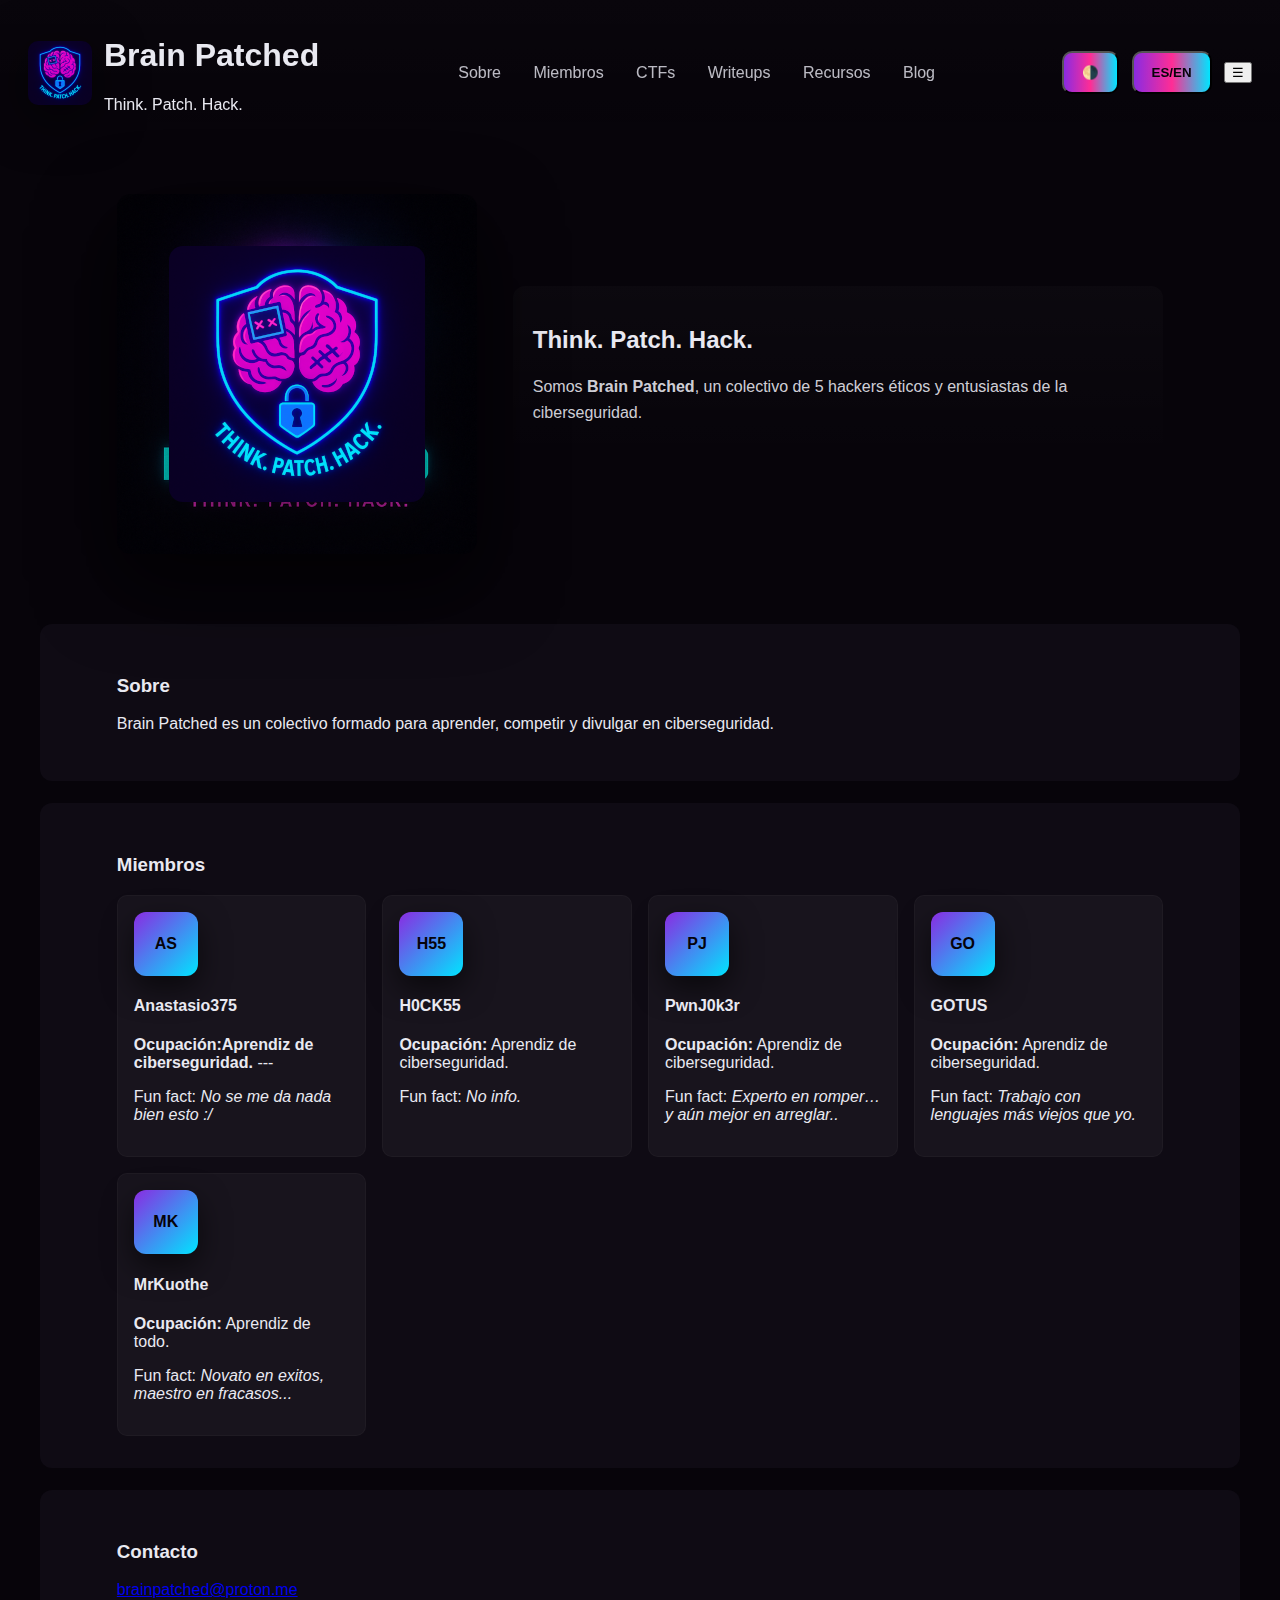
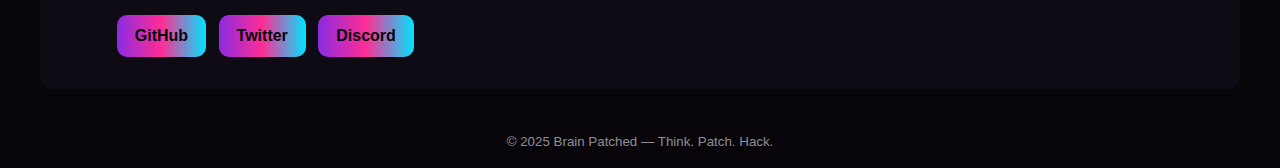
<file: index.html>
<!doctype html>
<html lang="es" data-theme="dark">
<head>
  <meta charset="utf-8"/>
  <meta name="viewport" content="width=device-width,initial-scale=1"/>
  <title>Brain Patched — Think. Patch. Hack.</title>
  <meta property="og:title" content="Brain Patched — Think. Patch. Hack." />
  <meta property="og:description" content="Colectivo de ciberseguridad. Think. Patch. Hack." />
  <meta property="og:image" content="imagesog-image.png" />
  <meta name="twitter:card" content="summary_large_image" />
  <link rel="apple-touch-icon" sizes="180x180" href="assets/images/apple-touch-icon.png">
  <link rel="icon" type="image/png" sizes="32x32" href="assets/images/favicon-32x32.png">
  <link rel="icon" type="image/png" sizes="16x16" href="assets/images/favicon-16x16.png">
  <link rel="manifest" href="assets/images/site.webmanifest">
  <link rel="stylesheet" href="assets/css/styles.css"/>
</head>
<body>
  <header class="topbar">
    <div class="brand">
      <img src="assets/images/logo_256.png" class="brand-logo" alt="logo"/>
      <div class="brand-text"><h1>Brain Patched</h1><p class="motto">Think. Patch. Hack.</p></div>
    </div>
    <nav class="nav">
      <a href="#about" data-i18n="nav_about">Sobre</a>
      <a href="#members" data-i18n="nav_members">Miembros</a>
      <a href="pages/ctfs.html" data-i18n="nav_ctfs">CTFs</a>
      <a href="pages/writeups.html" data-i18n="nav_writeups">Writeups</a>
      <a href="pages/resources.html" data-i18n="nav_resources">Recursos</a>
      <a href="pages/blog.html" data-i18n="nav_blog">Blog</a>
    </nav>
    <div class="controls">
      <button id="theme-toggle" class="btn">🌗</button>
      <button id="lang-toggle" class="btn">ES/EN</button>
      <button class="menu-toggle">☰</button>
    </div>
  </header>
  <main>
    <section id="hero" class="hero">
      <div class="logo-stack">
        <img src="assets/images/brain_real_logo_512.png" class="hero-logo hero-logo-real" alt="realistic brain"/>
        <img src="assets/images/logo_256.png" class="hero-logo hero-logo-neon" alt="neon brain"/>
      </div>
      <div class="hero-copy">
        <h2 data-i18n="hero_tagline">Think. Patch. Hack.</h2>
        <p class="lead" data-i18n="hero_lead">Somos <strong>Brain Patched</strong>, un colectivo de 5 hackers éticos y entusiastas de la ciberseguridad.</p>
      </div>
    </section>
    <section id="about" class="panel"><h3>Sobre</h3>
      <p>Brain Patched es un colectivo formado para aprender, competir y divulgar en ciberseguridad.</p>
    </section>
    <section id="members" class="panel"><h3>Miembros</h3><div class="members-grid">
      <div class="member"><div class="avatar">AS</div><h4>Anastasio375</h4><p><strong>Ocupación:Aprendiz de ciberseguridad.</strong> ---</p><p class="fun">Fun fact: <em>No se me da nada bien esto :/</em></p></div>
      <div class="member"><div class="avatar">H55</div><h4>H0CK55</h4><p><strong>Ocupación:</strong> Aprendiz de ciberseguridad.</p><p class="fun">Fun fact: <em>No info.</em></p></div>
      <div class="member"><div class="avatar">PJ</div><h4>PwnJ0k3r</h4><p><strong>Ocupación:</strong> Aprendiz de ciberseguridad.</p><p class="fun">Fun fact: <em>Experto en romper… y aún mejor en arreglar..</em></p></div>
      <div class="member"><div class="avatar">GO</div><h4>GOTUS</h4><p><strong>Ocupación:</strong> Aprendiz de ciberseguridad.</p><p class="fun">Fun fact: <em>Trabajo con lenguajes más viejos que yo.</em></p></div>
      <div class="member"><div class="avatar">MK</div><h4>MrKuothe</h4><p><strong>Ocupación:</strong> Aprendiz de todo.</p><p class="fun">Fun fact: <em>Novato en exitos, maestro en fracasos...</em></p></div>
    </div></section>
    <section id="contact" class="panel">
      <h3>Contacto</h3><p>
      <a href="mailto:brainpatched@proton.me">brainpatched@proton.me</a></p>
      <div class="socials"><a class="btn" href="https://github.com/BrainPatched" target="_blank">GitHub</a>
        <a class="btn" href="https://twitter.com/BrainPatched" target="_blank">Twitter</a>
        <a class="btn" href="https://discord.com/BrainPatched" target="_blank">Discord</a>
      </div>
    </section>
  </main>
  <footer class="footer"><small>© 2025 Brain Patched — Think. Patch. Hack.</small></footer>
  <script src="assets/js/main.js"></script>
</body></html>
</file>
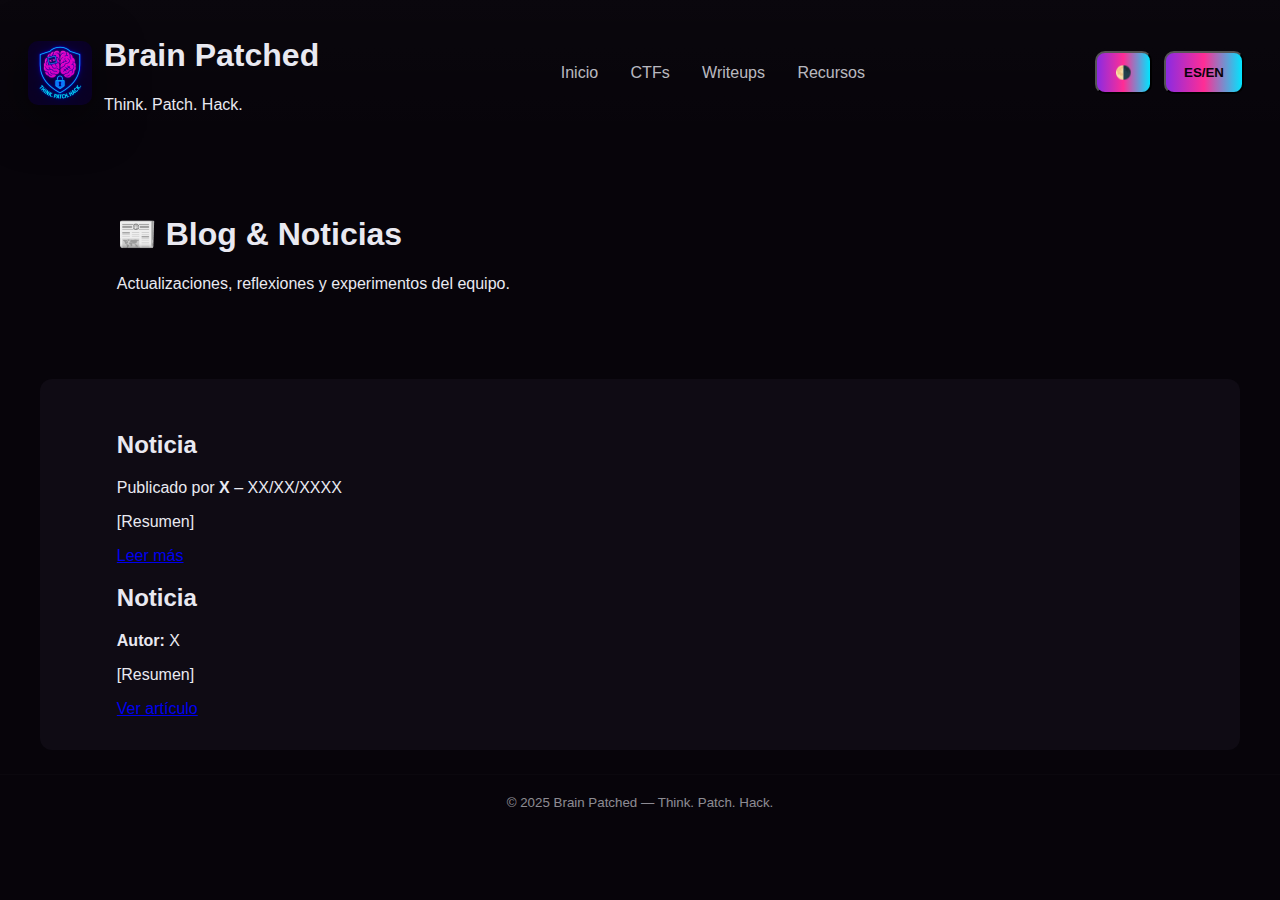
<file: pages/blog.html>
<!DOCTYPE html>
<html lang="es">
<head>
  <meta charset="UTF-8">
  <meta name="viewport" content="width=device-width, initial-scale=1.0">
  <title>Blog | Brain Patched</title>
  <link rel="apple-touch-icon" sizes="180x180" href="assets/images/apple-touch-icon.png">
  <link rel="icon" type="image/png" sizes="32x32" href="assets/images/favicon-32x32.png">
  <link rel="icon" type="image/png" sizes="16x16" href="assets/images/favicon-16x16.png">
  <link rel="manifest" href="assets/images/site.webmanifest">
  <link rel="stylesheet" href="../assets/css/styles.css">
</head>
<body>
  <header class="topbar">
    <div class="brand">
      <img src="../assets/images/logo_256.png" class="brand-logo" alt="logo"/>
      <div class="brand-text"><h1>Brain Patched</h1><p class="motto">Think. Patch. Hack.</p></div>
    </div>
    <nav class="nav">
        <a href="../index.html" data-i18n="nav_ctfs">Inicio</a>
      <a href="../pages/ctfs.html" data-i18n="nav_ctfs">CTFs</a>
      <a href="../pages/writeups.html" data-i18n="nav_writeups">Writeups</a>
      <a href="../pages/resources.html" data-i18n="nav_resources">Recursos</a>
    </nav>
    <div class="controls">
      <button id="theme-toggle" class="btn">🌗</button>
      <button id="lang-toggle" class="btn">ES/EN</button>
    </div>
  </header>

    <section class="hero">
        <div class="brand-text">
            <h1>📰 Blog & Noticias</h1>
            <p class="motto">Actualizaciones, reflexiones y experimentos del equipo.</p>
        </div>
    </section>

  <section class="panel">
    <article class="card">
      <h2>Noticia</h2>
      <p>Publicado por <strong>X</strong> – XX/XX/XXXX</p>
      <p>[Resumen]</p>
      <a href="#">Leer más</a>
    </article>

    <article class="card">
      <h2>Noticia</h2>
      <p><strong>Autor:</strong> X</p>
      <p>[Resumen]</p>
      <a href="#">Ver artículo</a>
    </article>
  </section>

  <footer class="footer"><small>© 2025 Brain Patched — Think. Patch. Hack.</small></footer>

</body>
</html>
</file>
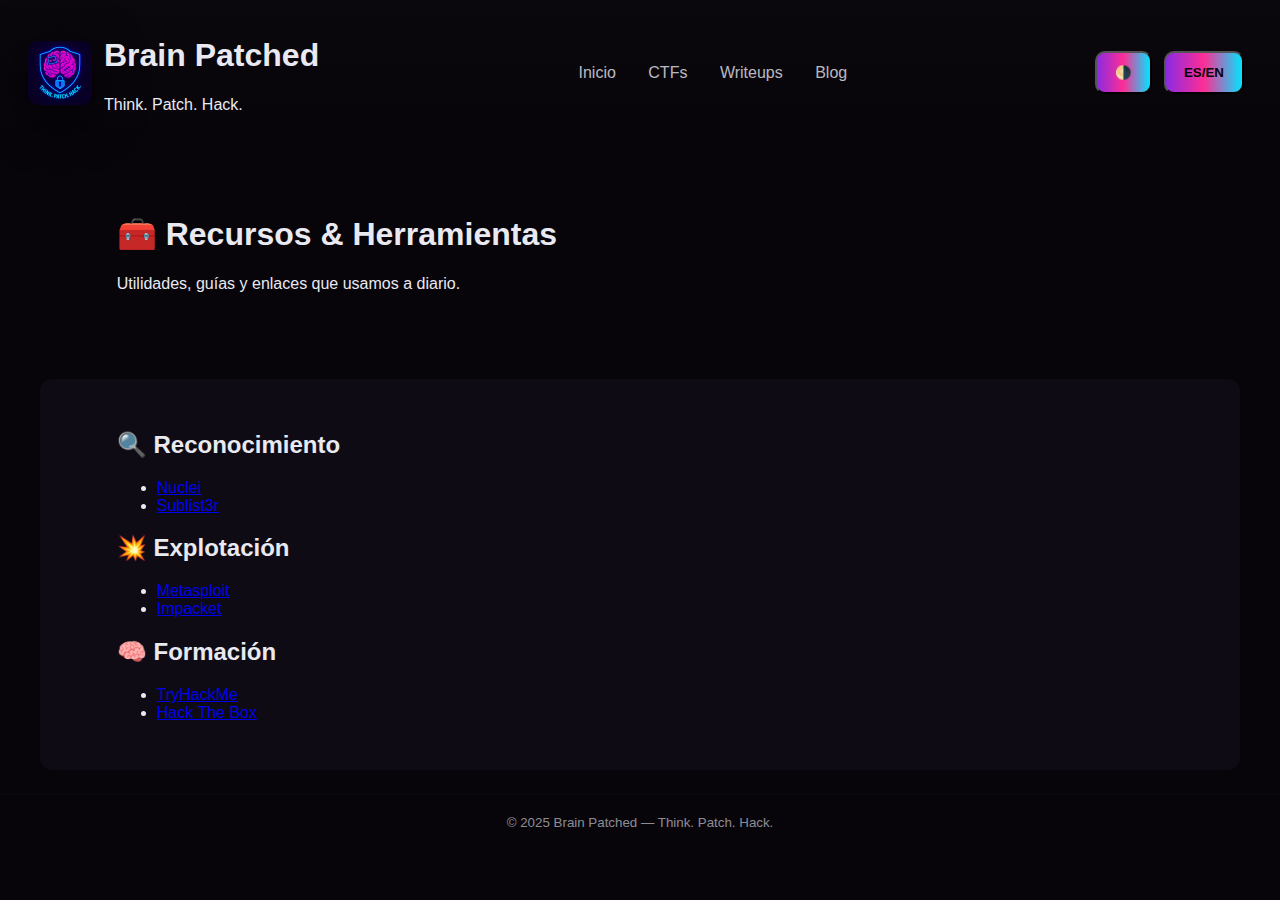
<file: pages/resources.html>
<!DOCTYPE html>
<html lang="es">
<head>
  <meta charset="UTF-8">
  <meta name="viewport" content="width=device-width, initial-scale=1.0">
  <title>Recursos | Brain Patched</title>
  <link rel="apple-touch-icon" sizes="180x180" href="assets/images/apple-touch-icon.png">
  <link rel="icon" type="image/png" sizes="32x32" href="assets/images/favicon-32x32.png">
  <link rel="icon" type="image/png" sizes="16x16" href="assets/images/favicon-16x16.png">
  <link rel="manifest" href="assets/images/site.webmanifest">
  <link rel="stylesheet" href="../assets/css/styles.css">
</head>
<body>
  <header class="topbar">
    <div class="brand">
      <img src="../assets/images/logo_256.png" class="brand-logo" alt="logo"/>
      <div class="brand-text"><h1>Brain Patched</h1><p class="motto">Think. Patch. Hack.</p></div>
    </div>
    <nav class="nav">
        <a href="../index.html" data-i18n="nav_ctfs">Inicio</a>
      <a href="../pages/ctfs.html" data-i18n="nav_ctfs">CTFs</a>
      <a href="../pages/writeups.html" data-i18n="nav_writeups">Writeups</a>
      <a href="../pages/blog.html" data-i18n="nav_blog">Blog</a>
    </nav>
    <div class="controls">
      <button id="theme-toggle" class="btn">🌗</button>
      <button id="lang-toggle" class="btn">ES/EN</button>
    </div>
  </header>


    <section class="hero">
        <div class="brand-text">
            <h1>🧰 Recursos & Herramientas</h1>
            <p class="motto">Utilidades, guías y enlaces que usamos a diario.</p>
        </div>
    </section>

  <section class="panel grid">
    <div class="card">
      <h2>🔍 Reconocimiento</h2>
      <ul>
        <li><a href="https://github.com/projectdiscovery/nuclei" target="_blank">Nuclei</a></li>
        <li><a href="https://github.com/aboul3la/Sublist3r" target="_blank">Sublist3r</a></li>
      </ul>
    </div>

    <div class="card">
      <h2>💥 Explotación</h2>
      <ul>
        <li><a href="https://www.metasploit.com/" target="_blank">Metasploit</a></li>
        <li><a href="https://github.com/fortra/impacket" target="_blank">Impacket</a></li>
      </ul>
    </div>

    <div class="card">
      <h2>🧠 Formación</h2>
      <ul>
        <li><a href="https://tryhackme.com" target="_blank">TryHackMe</a></li>
        <li><a href="https://hackthebox.com" target="_blank">Hack The Box</a></li>
      </ul>
    </div>
  </section>

  <footer class="footer"><small>© 2025 Brain Patched — Think. Patch. Hack.</small></footer>

</body>
</html>
</file>
<file: assets/css/styles.css>
:root{--bg-dark:#07040a;--panel:#0f0b14;--text:#e9e9f1;--neon1:#8a2be2;--neon2:#00e5ff;--neon3:#ff2d95;--accent:linear-gradient(90deg,var(--neon1),var(--neon3),var(--neon2));--glass:rgba(255,255,255,0.04);--mono:'Segoe UI',Roboto,Arial,sans-serif}
[data-theme='light']{--bg-dark:#f6f7fb;--panel:#ffffff;--text:#0b1020;--glass:rgba(12,18,30,0.04)}
*{box-sizing:border-box}html,body{height:100%;margin:0;font-family:var(--mono);background:var(--bg-dark);color:var(--text)}.topbar{display:flex;align-items:center;justify-content:space-between;padding:16px 28px;position:sticky;top:0;background:linear-gradient(180deg, rgba(255,255,255,0.01), transparent);z-index:60}.brand{display:flex;align-items:center;gap:12px}.brand-logo{width:64px;height:64px;border-radius:10px;box-shadow:0 12px 50px rgba(0,0,0,0.6)}.nav a{color:rgba(233,233,241,0.8);text-decoration:none;margin-left:12px;padding:8px;border-radius:8px}.hero{padding:48px 6%;display:flex;gap:36px;align-items:center;max-width:1200px;margin:0 auto}.logo-stack{position:relative;width:360px;height:360px;display:flex;align-items:center;justify-content:center}.hero-logo{position:absolute;max-width:100%;max-height:100%;border-radius:14px;box-shadow:0 30px 80px rgba(0,0,0,0.6)}.hero-copy{flex:1;background:linear-gradient(180deg, rgba(255,255,255,0.02), transparent);padding:20px;border-radius:12px}.lead{color:rgba(233,233,241,0.9);line-height:1.6}.btn{display:inline-block;padding:12px 18px;border-radius:10px;background:var(--accent);color:#07030a;text-decoration:none;font-weight:700;margin-right:8px}.panel{padding:32px 6%;max-width:1200px;margin:22px auto;border-radius:12px;background:var(--panel)}.members-grid{display:grid;grid-template-columns:repeat(auto-fit,minmax(220px,1fr));gap:16px;margin-top:12px}.member{background:var(--glass);padding:16px;border-radius:10px;border:1px solid rgba(255,255,255,0.03)}.avatar{width:64px;height:64px;border-radius:12px;background:linear-gradient(135deg,var(--neon1),var(--neon2));display:flex;align-items:center;justify-content:center;font-weight:800;color:#05030a;margin-bottom:8px;box-shadow:0 12px 30px rgba(0,0,0,0.6)}.blog-list{display:grid;grid-template-columns:repeat(auto-fit,minmax(260px,1fr));gap:12px;margin-top:12px}.post{background:rgba(255,255,255,0.02);padding:12px;border-radius:8px}.footer{padding:18px 6%;text-align:center;color:rgba(233,233,241,0.6);margin-top:24px;border-top:1px solid rgba(255,255,255,0.02)}@media(max-width:900px){.hero{flex-direction:column;align-items:center}.logo-stack{width:300px;height:300px}.nav{display:none}}
</file>
